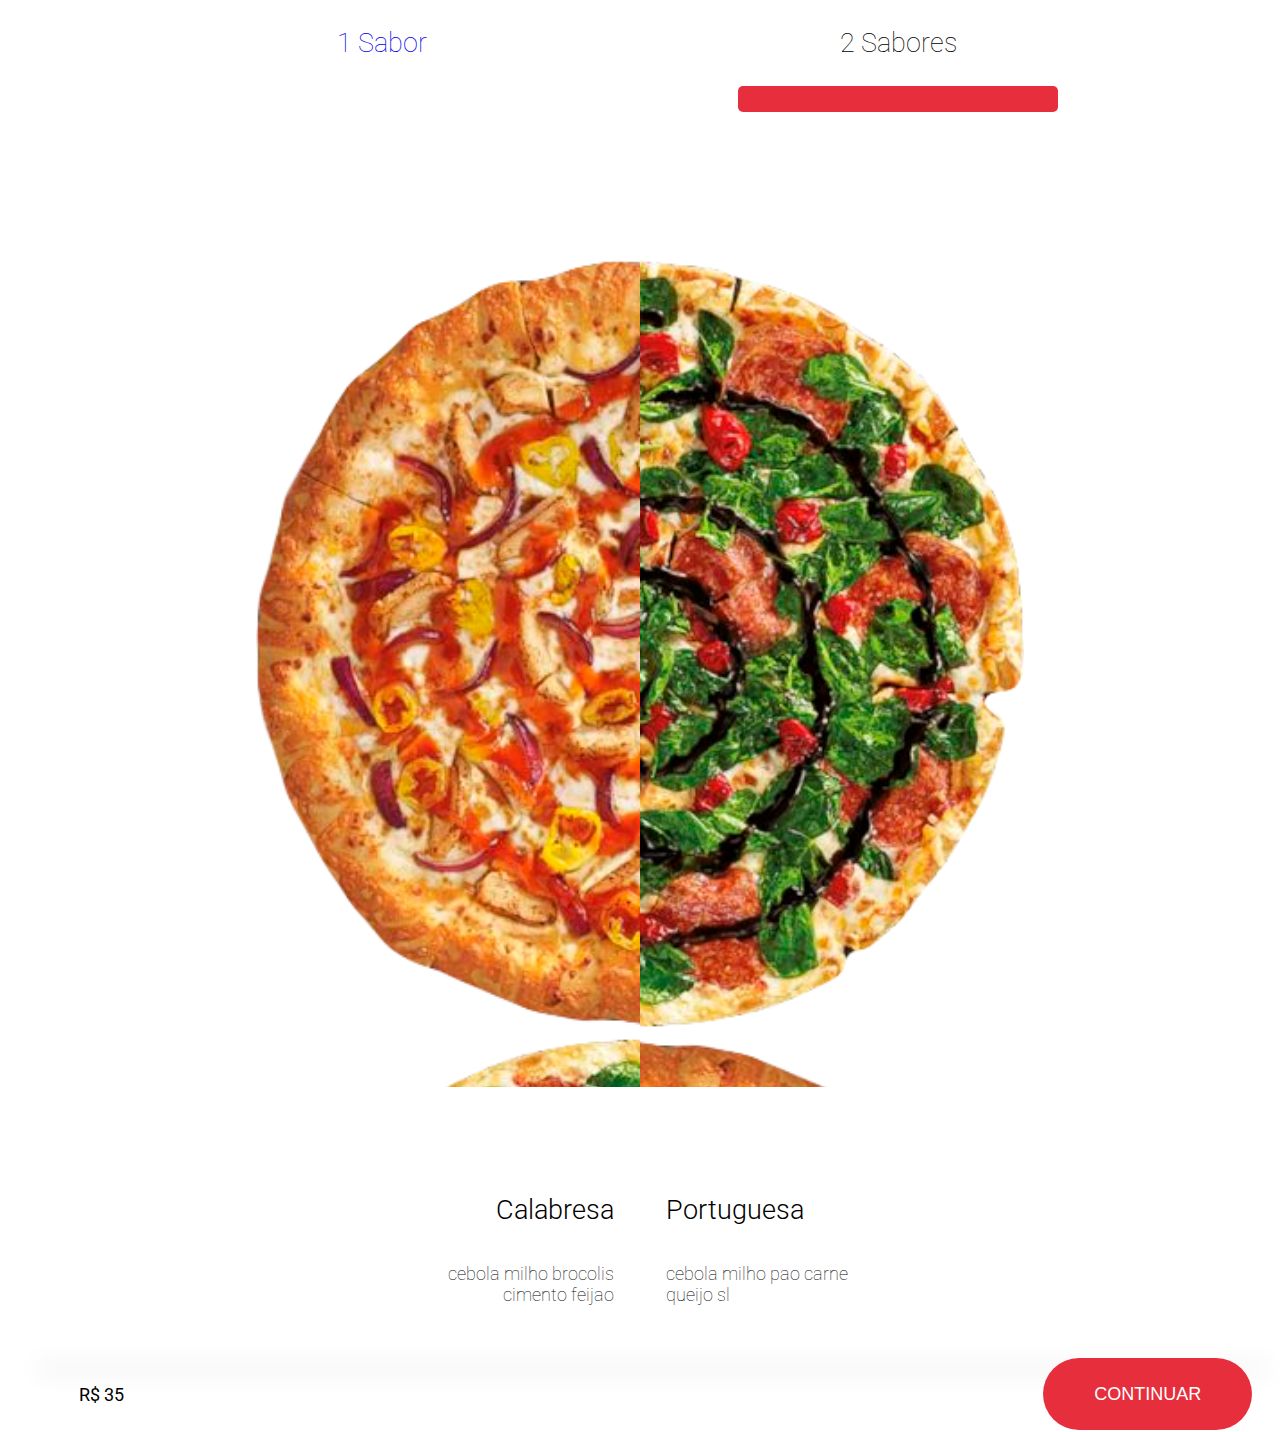
<file: index.html>
<!DOCTYPE html>
<html>
  <head>
  </head>
  <body>
    <div>
      <div class="left menu">
        <p>
          <a href="1sabor.html">1 Sabor</a>
        </p>
      </div>
      <div class="right menu">
        <p>
          2 Sabores
        </p>
        <div id="selected-menu">

        </div>
      </div>
    </div>
    <div class="coiso">
      <div id="sabor1" onscroll="check(1);">
        <img class="sabor" id="1" src="1.png" />
        <img class="sabor" id="2" src="4.png" />
        <img class="sabor" id="3" src="1.png" />
      </div>
      <div id="sabor2" class="right" onscroll="check(2);">
        <img class="sabor" id="s4" src="2.png" />
        <img class="sabor" id="s5" src="3.png" />
        <img class="sabor" id="s6" src="2.png" />
        <img class="sabor" id="s6" src="2.png" />
      </div>
    </div>
    <div class="coiso">
      <div class="left sabor-desc">
        <h1>
          Calabresa
        </h1> <br><span>cebola milho brocolis <br>cimento feijao</span>
      </div>
      <div class="right sabor-desc">
        <h1>
          Portuguesa
        </h1> <br><span>cebola milho pao carne<br> queijo sl</span></div>
    </div>
    <div>
      <div id="cta"><span>R$ 35</span>
        <button>
            Continuar
          </button>
      </div>
    </div>
  </body>
  <script type="application/javascript" src="js/jquery.js"></script>
  <script>
    var current;
    var lock = false;

    function check(wich) {
      if (lock) {
        return true;
      }
      lock = true;
      window.setTimeout(function() {
        snap(wich);
        lock = false;
      }, 1000);
    }

    function snap(wich) {
      current = parseInt(($('#sabor' + wich).scrollTop() + vw(30)) / (vw(60) + 10));
      $('#sabor' + wich).animate({
        scrollTop: (vw(60) + 10) * current
      }, 200);
    }

    function vh(v) {
      var h = Math.max(document.documentElement.clientHeight, window.innerHeight || 0);
      return (v * h) / 100;
    }

    function vw(v) {
      var w = Math.max(document.documentElement.clientWidth, window.innerWidth || 0);
      return (v * w) / 100;
    }

  </script>
  <link rel="stylesheet" href="css/main.css" />
</html>
</file>
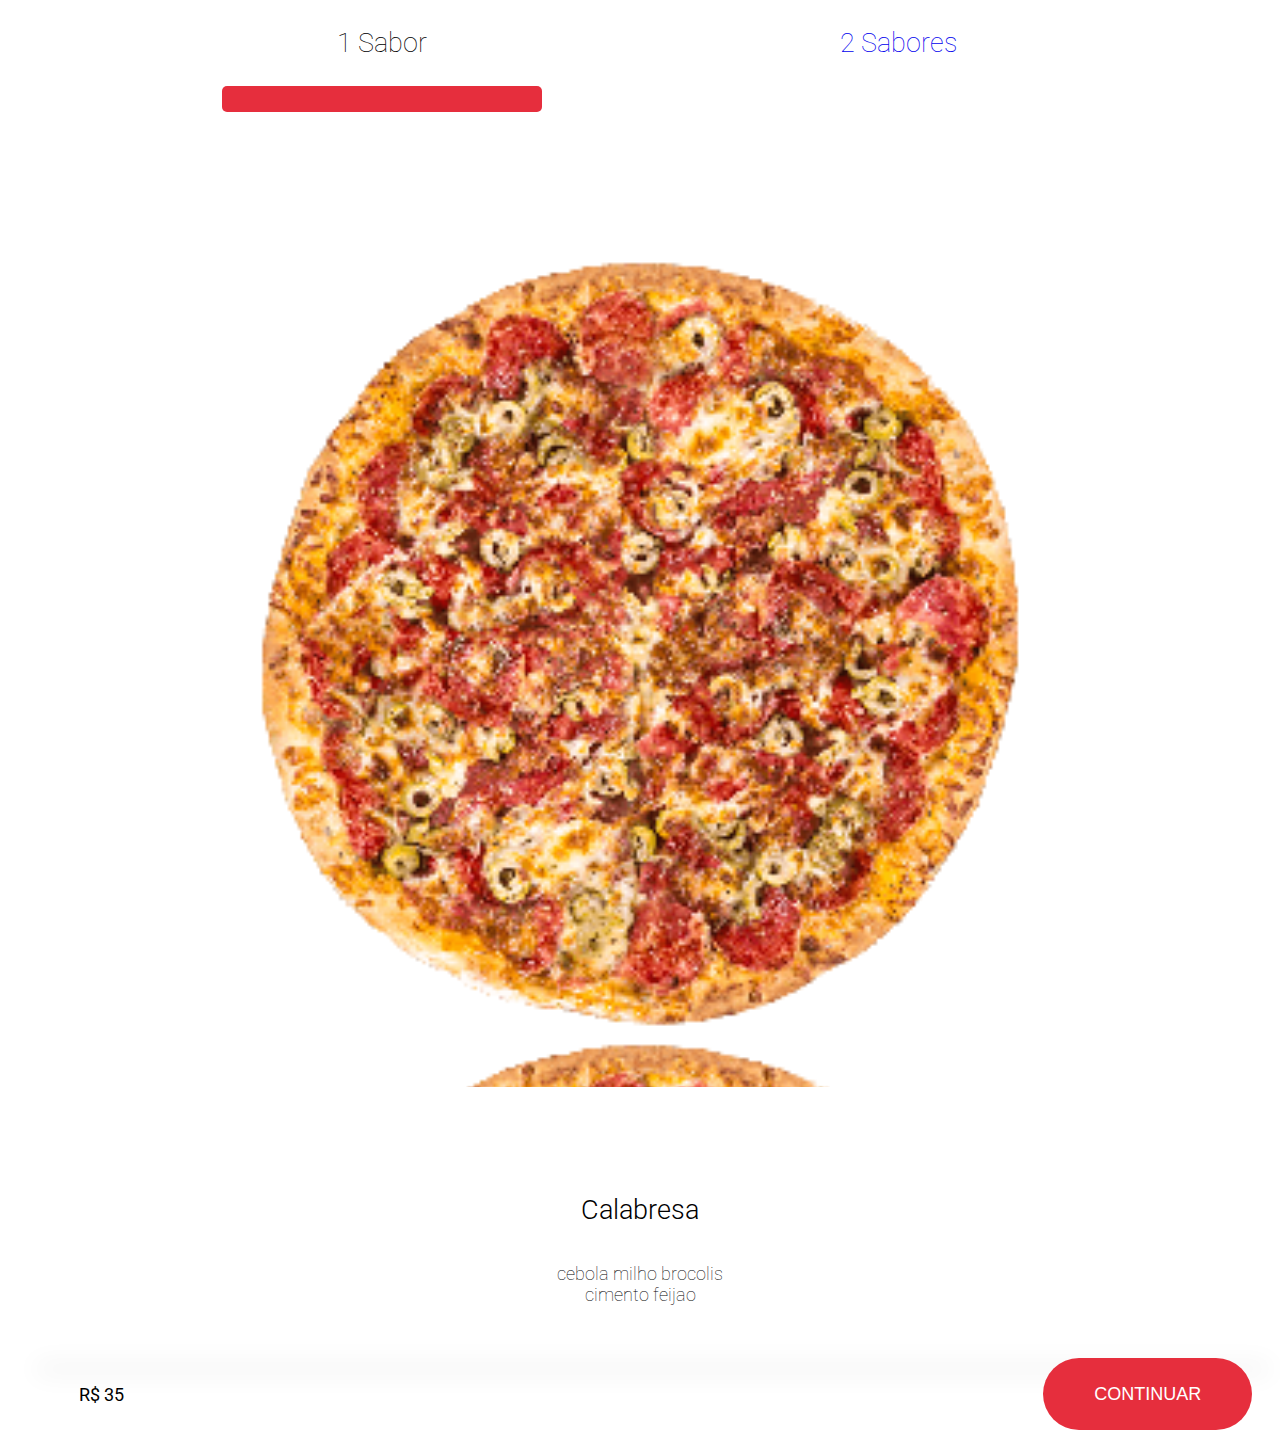
<file: 1sabor.html>
<!doctype html>
<html>

  <head>
    <script type="application/javascript" src="js/jquery.js"></script>
    <link rel="stylesheet" href="css/main.css" />
    <link rel="stylesheet" href="css/1sabor.css" />
    <script>
      var current;
      var lock = false;

      function check(wich) {
        if (lock) {
          return true;
        }
        lock = true;
        window.setTimeout(function() {
          snap(wich);
          lock = false;
        }, 1000);
      }

      function snap(wich) {
        current = parseInt(($('#sabor' + wich).scrollTop() + vw(30)) / (vw(60) + 10));
        $('#sabor' + wich).animate({
          scrollTop: (vw(60) + 10) * current
        }, 200);
      }

      function vh(v) {
        var h = Math.max(document.documentElement.clientHeight, window.innerHeight || 0);
        return (v * h) / 100;
      }

      function vw(v) {
        var w = Math.max(document.documentElement.clientWidth, window.innerWidth || 0);
        return (v * w) / 100;
      }

    </script>
  </head>

  <body>
    <div>
      <div class="left menu">
        <p>
          1 Sabor
        </p>
        <div id="selected-menu">
        </div>
      </div>
      <div class="right menu">
        <p>
          <a href="index.html">2 Sabores</a>
        </p>
      </div>
    </div>
    <div class="coiso">
      <div id="sabor1" onscroll="check(1);">
        <img class="sabor" id="1" src="pep.png" />
        <img class="sabor" id="1" src="pep.png" />
        <img class="sabor" id="1" src="pep.png" />
        <img class="sabor" id="1" src="pep.png" />
        <img class="sabor" id="1" src="pep.png" />
      </div>
    </div>
    <div class="coiso">
      <div class="sabor-desc">
        <h1>
          Calabresa
        </h1> <br><span>cebola milho brocolis <br>cimento feijao</span>
      </div>
    </div>
    <div>
      <div id="cta"><span>R$ 35</span>
        <button>
            Continuar
          </button>
      </div>
    </div>
  </body>

</html>
</file>
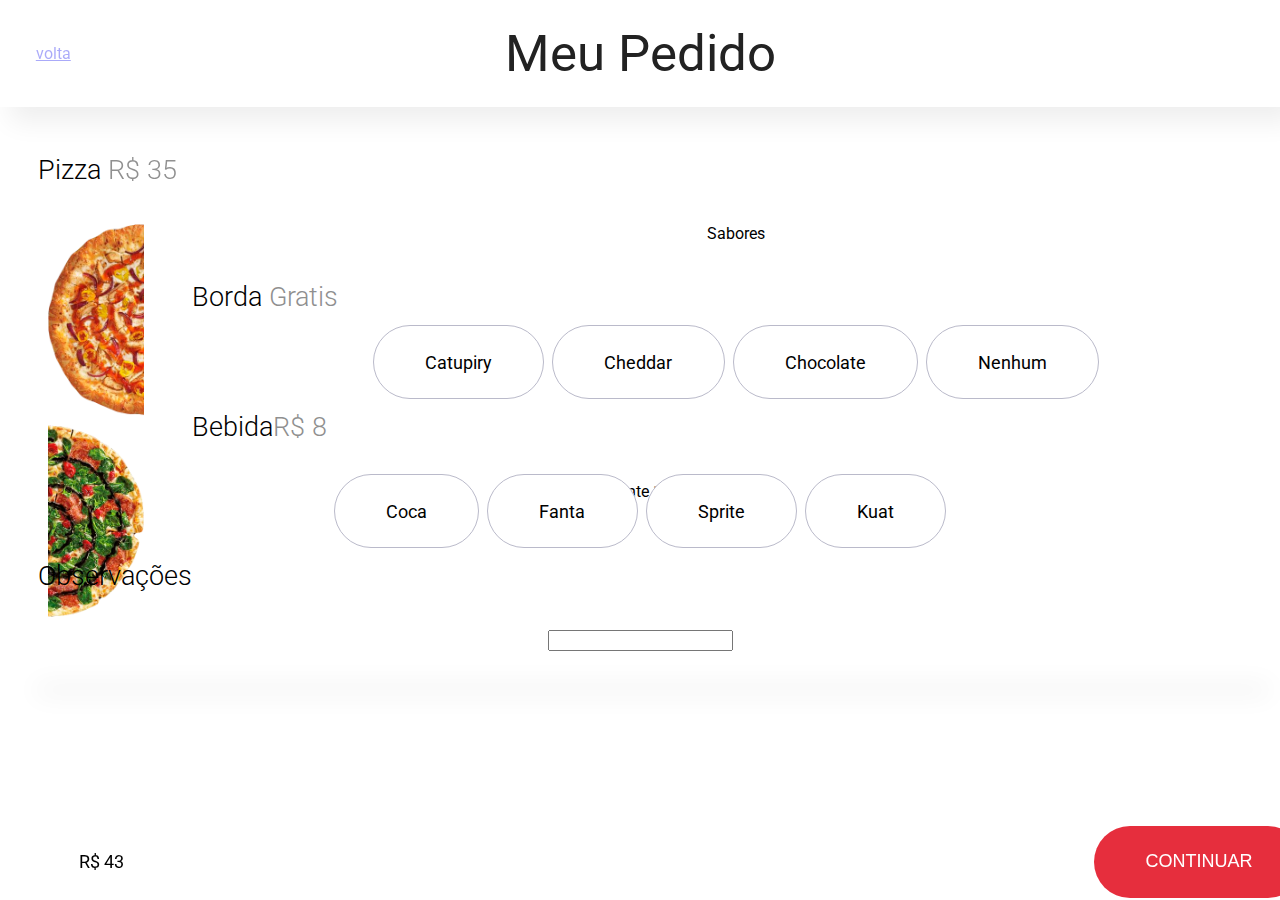
<file: checkout.html>
<!DOCTYPE html>
<html>
  <head>
  </head>
  <body>
    <div id="head">
      <div class="back">
        <a href="../">volta</a>
      </div>
      <div class="title">
        Meu Pedido
      </div>
    </div>
    <div id="container">
      <div>
        <div class="title">
          <h1>Pizza <span>R$ 35</span></h1>
        </div>
      </div>
      <div class="sec">
        <div class="pizza">
          <img class="sabor" src="imgs/1.png">
          <img class="sabor"  src="imgs/2.png">
        </div>
        <div>
          Sabores
        </div>
      </div>
      <div>
        <div class="title">
          <h1>Borda <span>Gratis</span></h1>
        </div>
      </div>
      <div>
        <input id="Catupiry" type="radio" name="radio"><label for="Catupiry" class="radio">Catupiry</label>
        <input id="Cheddar" type="radio" name="radio"><label for="Cheddar" class="radio">Cheddar</label>
        <input id="Chocolate" type="radio" name="radio"><label for="Chocolate" class="radio">Chocolate</label>
        <input id="Nenhum" type="radio" name="radio"><label for="Nenhum" class="radio">Nenhum</label>
      </div>
      <div>
        <div  class="title">
            <h1>Bebida<span>R$ 8</span></h1>
        </div>
        <div>
          Refrigerante 1,5 Litros
        </div>
      </div>
      <div>
        <input id="Coca" type="radio" name="Bebida"><label for="Coca" class="radio">Coca</label>
        <input id="Fanta" type="radio" name="Bebida"><label for="Fanta" class="radio">Fanta</label>
        <input id="Sprite" type="radio" name="Bebida"><label for="Sprite" class="radio">Sprite</label>
        <input id="Kuat" type="radio" name="Bebida"><label for="Kuat" class="radio">Kuat</label>
      </div>
      <div>
        <div  class="title">
          <h1>Observações</h1>
        </div>
        <div>
          <input type="text"/>
        </div>
      </div>
      <div id="cta">
        <div id="fixed-bottom">
          <span>R$ 43</span>
          <button type="button" value="Continuar">Continuar</button>
        </div>
      </div>
    </div>
  <link rel="stylesheet" href="css/main.css" />
  <link rel="stylesheet" href="css/checkout.css" />
</html>
</file>
<file: css/main.css>
@import url('https://fonts.googleapis.com/css?family=Roboto:100,300,400,700');
html, body {
  border: 0;
  margin: 0;
  font-family: 'Roboto', sans-serif;
  background-color: #fff;
  text-align: center;
}

h1 {
  font-size: 3vh;
  font-weight: 300;
}

.left {
  background-color: #fff;
  text-align: right;
}

.right {
  text-align: left;
  background-color: rgba(0, 0, 0, 0.);
}

.coiso {
  display: grid;
  grid-gap: 0px;
  grid-template-columns: repeat(auto-fit, minmax(40px, 1fr));
}

.menu {
  height: 15vw;
  display: inline-block;
  width: 40vw;
  text-align: center;
}

.menu .left {
  float:left;
  width: 40vw;
}

.menu .right {
  float: right;
  width: 40vw;
}
.menu a {
  text-decoration: none;
}
.menu p {
  font-size: 3vh;
  font-weight: 100;
}
.sabor {
  margin: 5px 0;
}
.sabor:last-child {
    margin: 5px 0 40px 0;
}
::-webkit-scrollbar {
    width: 0px;  /* remove scrollbar space */
    background: transparent;  /* optional: just make scrollbar invisible */
}

#sabor1, #sabor2 {
  height: 65vw;
  overflow-x: scroll;
  overflow-x: hidden;
  width: 100%;
  margin: 7vh 0;
}

#sabor1 img {
  float: right;
}

#sabor2 img {
  float: left;
}

#sabor2 img,
#sabor1 img {
  width: 30vw;
  height: 60vw;
}

#selected-menu {
  margin: 1vw 0 0 0;
  width: 25vw;
  height: 2vw;
  background-color: #E62E3D;
  margin: 0 auto;
  border-radius: 5px;
}

.sabor-desc {
  margin: 2vw 2vw;
}

.sabor-desc span {
  font-size: 2vh;
  font-weight: 100;
}

#cta {
  margin: 2vw;
  border-radius: 60px;
  box-shadow: 1vw 1vw 2vw 0.2vw #ddd;
}

#cta button {
  float: right;
  text-transform: uppercase;
  border: none;
  background-color: #E62E3D;
  color: #fff;
  padding: 2vw 4vw;
  margin: 2px;
  border-radius: 50vw;
  font-size: 2vh;
}

#cta span {
  float: left;
  text-transform: uppercase;
  border: none;
  color: #000;
  padding: 2vw 4vw;
  font-size: 2vh;
  margin: 2px;
}
</file>
<file: css/1sabor.css>
#sabor1 .sabor {
  width: 60vw;
  height: 60vw;
}

#sabor1 img {
  float: unset;
}
</file>
<file: css/checkout.css>
.back {
  width: 8.33vw;
  color: #222222;
  opacity: 0.33;
  float: left;
}

#container {
  padding: 9vw 0 0 0;
}

h1 span {
  color: #222222;
  opacity: 0.5;
}

input[type="radio"] {
  display: none;
}

label {
  background-color: #fff;
  color: #000;
  padding: 2vw 4vw;
  margin: 2px;
  border-radius: 50vw;
  font-size: 2vh;
  border: 1px solid #babaca;
}

input[type="radio"]:checked+label {
  background-color: #E62E3D;
}

#head{
  position: fixed;
  color: #222222;
  width: 100vw;
  background-color: #fff;
  height: 8.33vw;
  display: flex;
  align-items: center;
  box-shadow: 1vw 1vw 2vw 0.2vw #eee;
  top: 0;
}

#head .title {
  width: 100vw;
  position: absolute;
  font-size: 4vw;
  text-align: center;
  margin: 0;
}

#fixed-bottom {
  width: 100vw;
  margin: 0;
  padding: 0;
  position: fixed;
  bottom: 0;
}

.pizza {
  width: 15vw;
  height: 15vw;
  float: left;
}
.sabor {
  height: 15vw;
  margin: 0;
  padding: 0;
  width: 7.5vw;
}

.sec {
  width: 100vw;
}

.title {
  text-align: left;
  margin: 3vw;
}
</file>
